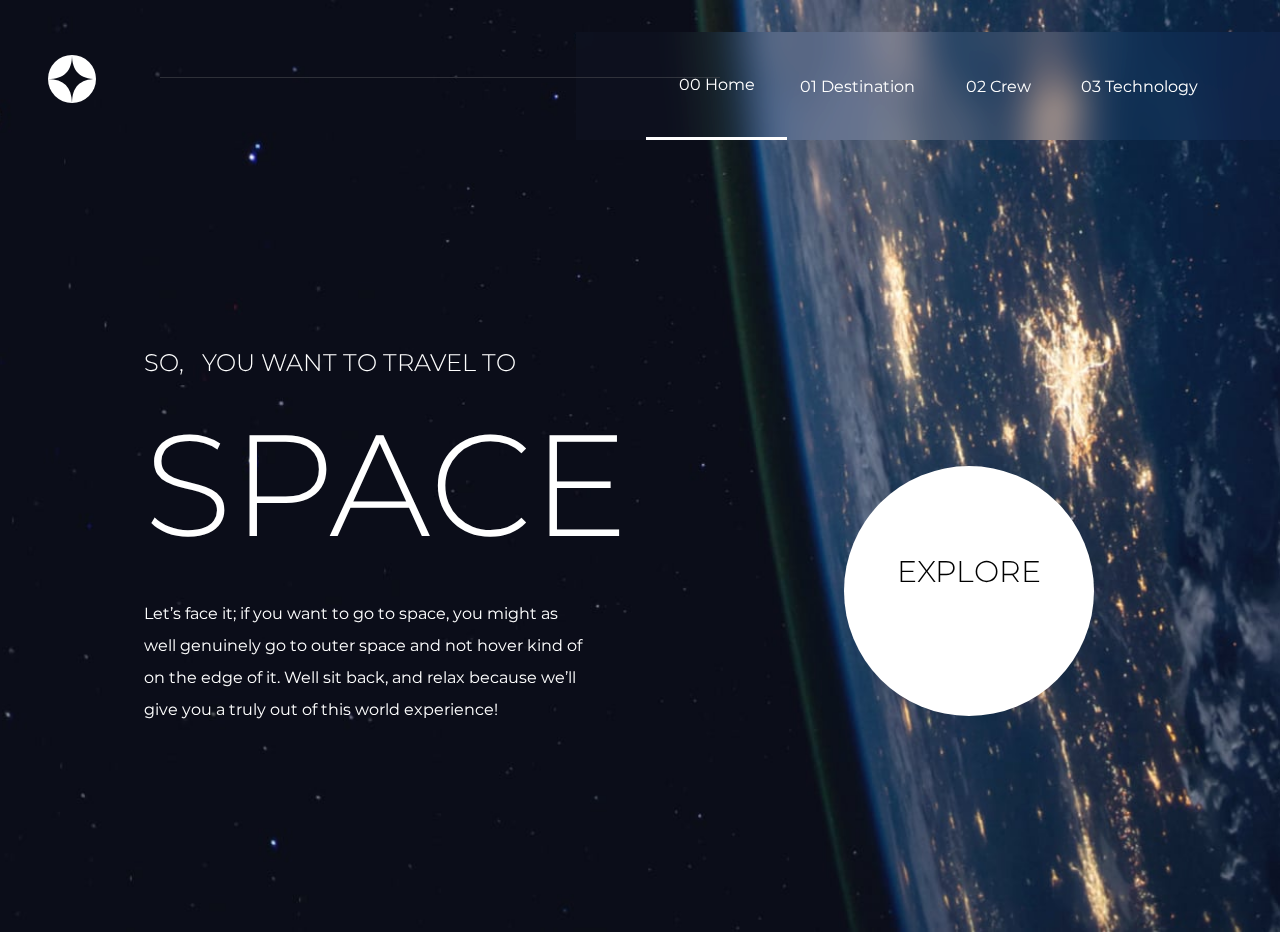
<file: html/index.html>
<!DOCTYPE html>
<html lang="en">
  <head>
    <meta charset="UTF-8" />
    <meta name="viewport" content="width=device-width, initial-scale=1.0" />

    <link
      rel="icon"
      type="image/png"
      sizes="32x32"
      href="./assets/favicon-32x32.png"
    />

    <title>Frontend Mentor | Space tourism website</title>
    <link rel="stylesheet" href="../css/styles.css" />
    <link rel="preconnect" href="https://fonts.googleapis.com" />
    <link rel="preconnect" href="https://fonts.gstatic.com" crossorigin />
    <link
      href="https://fonts.googleapis.com/css2?family=Montserrat:wght@300;400&display=swap"
      rel="stylesheet"
    />
  </head>
  <body>
    <header>
      <img src="../logo.svg" />
      <div class="ligne"></div>
      <div class="mynav">
        <ul class="navbar">
          <li class="active"><a href="http://">00 Home</a></li>
          <li><a href="destination.html"> 01 Destination </a></li>
          <li><a href="crew.html"> 02 Crew </a></li>
          <li><a href="technologie.html"> 03 Technology </a></li>
        </ul>
      </div>
    </header>
    <main>
      <section class="mysection">
        <div class="descrip">
          <p>So, &nbsp; you want to travel to</p>
          <span>space</span>
          <p>
            Let’s face it; if you want to go to space, you might as well
            genuinely go to outer space and not hover kind of on the edge of it.
            Well sit back, and relax because we’ll give you a truly out of this
            world experience!
          </p>
        </div>
        <div class="explore">
          <p>explore</p>
        </div>
      </section>
    </main>
  </body>
</html>
</file>
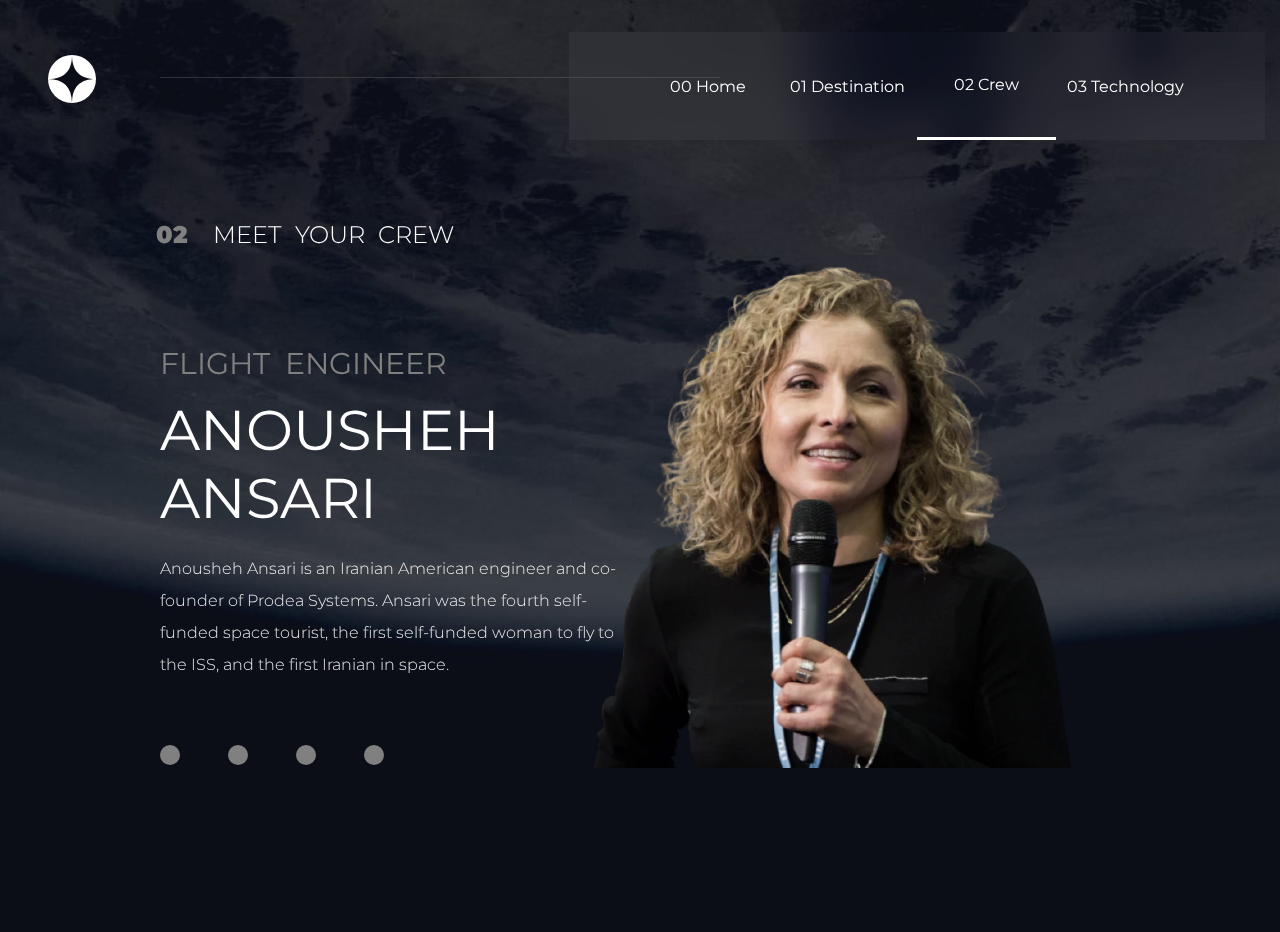
<file: html/crew.html>
<!DOCTYPE html>
<html lang="en">
  <head>
    <meta charset="UTF-8" />
    <meta http-equiv="X-UA-Compatible" content="IE=edge" />
    <meta name="viewport" content="width=device-width, initial-scale=1.0" />
    <link rel="stylesheet" href="../css/crew.css" />

    <link rel="preconnect" href="https://fonts.googleapis.com" />
    <link rel="preconnect" href="https://fonts.gstatic.com" crossorigin />
    <link
      href="https://fonts.googleapis.com/css2?family=Montserrat:wght@300;400&display=swap"
      rel="stylesheet"
    />
    <script defer src="../js/crew.js"></script>
    <title>crew</title>
  </head>
  <body>
    <header>
      <img src="../logo.svg" />
      <div class="ligne"></div>
      <div class="mynav">
        <ul class="navbar">
          <li><a target="_blank" href="index.html">00 Home</a></li>
          <li target="_blank">
            <a href="destination.html"> 01 Destination </a>
          </li>
          <li class="active"><a href="crew.html"> 02 Crew </a></li>
          <li><a href="technologie.html"> 03 Technology </a></li>
        </ul>
      </div>
    </header>
    <main>
      <section class="engeener">
        <h2><span>02</span>meet your crew</h2>
        <div class="cont anousha">
          <div class="infos">
            <h3>flight engineer</h3>
            <p>Anousheh Ansari</p>
            <p>
              Anousheh Ansari is an Iranian American engineer and co-founder of
              Prodea Systems. Ansari was the fourth self-funded space tourist,
              the first self-funded woman to fly to the ISS, and the first
              Iranian in space.
            </p>
          </div>
          <div class="image">
            <img src="../images/image-anousheh-ansari.webp" alt="" />
          </div>
        </div>

        <div class="cont vector not_activation">
          <div class="infos">
            <h3>Pilot</h3>
            <p>Victor Glover</p>
            <p>
              Pilot on the first operational flight of the SpaceX Crew Dragon to
              the International Space Station. Glover is a commander in the U.S.
              Navy where he pilots an F/A-18.He was a crew member of Expedition
              64, and served as a station systems flight engineer.
            </p>
          </div>
          <div class="image">
            <img src="../images/image-victor-glover.webp" alt="" />
          </div>
        </div>
        <div class="mark not_activation">
          <div class="infos">
            <h3>Mission Specialist</h3>
            <p>mark shuttleworth</p>
            <p>
              Mark Richard Shuttleworth is the founder and CEO of Canonical, the
              company behind the Linux-based Ubuntu operating system.
              Shuttleworth became the first South African to travel to space as
              a space tourist.
            </p>
          </div>
          <div class="mark_img">
            <img src="../images/image-mark-shuttleworth.webp" alt="" />
          </div>
        </div>
        <div class="douglas not_activation">
          <div class="infos">
            <h3>Commander</h3>
            <p>douglas-hurley</p>
            <p>
              Douglas Hurley Douglas Gerald Hurley is an American engineer,
              former Marine Corps pilot and former NASA astronaut. He launched
              into space for the third time as commander of Crew Dragon Demo-2.
            </p>
          </div>
          <div class="doug_img">
            <img src="../images/image-douglas-hurley.webp" alt="" />
          </div>
        </div>
      </section>
      <div class="father">
        <div class="div1"></div>
        <div class="div2"></div>
        <div class="div3"></div>
        <div class="div4"></div>
      </div>
    </main>
  </body>
</html>
<!--<div class="description">
  <h3>flight engineer</h3>
  <p class="big-tit">Anousheh Ansari</p>
  <p>
    Anousheh Ansari is an Iranian American engineer and co-founder of
    Prodea Systems. Ansari was the fourth self-funded space tourist, the
    first self-funded woman to fly to the ISS, and the first Iranian in
    space.
  </p>  <div class="imgs">
          <img src="../images/image-anousheh-ansari.webp" alt="" />
</div>-->
</file>
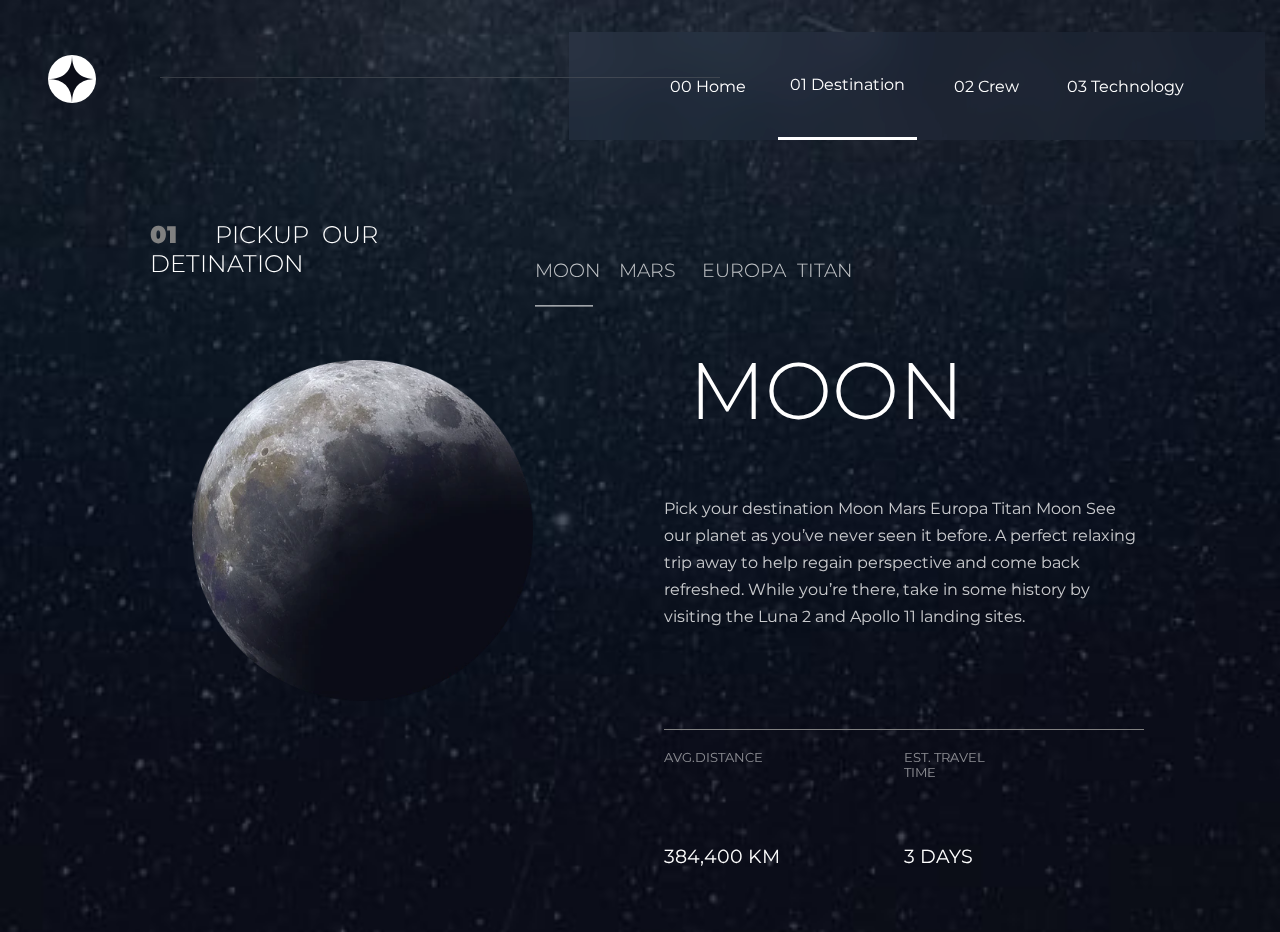
<file: html/destination.html>
<!DOCTYPE html>
<html lang="en">
  <head>
    <meta charset="UTF-8" />
    <meta http-equiv="X-UA-Compatible" content="IE=edge" />
    <meta name="viewport" content="width=device-width, initial-scale=1.0" />
    <link rel="stylesheet" href="../css/destiantio.css" />
    <link rel="preconnect" href="https://fonts.googleapis.com" />
    <link rel="preconnect" href="https://fonts.gstatic.com" crossorigin />
    <link
      href="https://fonts.googleapis.com/css2?family=Montserrat:wght@300;400&display=swap"
      rel="stylesheet"
    />
    <script defer src="../js/destination.js"></script>
    <title>destination</title>
  </head>
  <body>
    <header>
      <img src="../logo.svg" />
      <div class="ligne"></div>
      <div class="mynav">
        <ul class="navbar">
          <li><a target="_blank" href="index.html">00 Home</a></li>
          <li target="_blank" class="active">
            <a href="http://"> 01 Destination </a>
          </li>
          <li><a href="crew.html"> 02 Crew </a></li>
          <li><a href="technologie.html"> 03 Technology </a></li>
        </ul>
      </div>
    </header>

    <main>
      <div class="dev_1">
        <ul>
          <li class="btn_active"><button id="moon_btn">moon</button></li>
          <li><button id="mars_btn">mars</button></li>
          <li><button id="europa_btn">europa</button></li>
          <li><button id="titan_btn">titan</button></li>
        </ul>
      </div>
      <section class="information">
        <h2><span>01</span> pickup our detination</h2>
        <div class="container moon">
          <div class="div_1">
            <img src="../images/image-moon.webp" />
          </div>
          <div class="div_2">
            <div class="dev_2">
              <h2>moon</h2>
            </div>
            <div class="dev_3">
              <p>
                Pick your destination Moon Mars Europa Titan Moon See our planet
                as you’ve never seen it before. A perfect relaxing trip away to
                help regain perspective and come back refreshed. While you’re
                there, take in some history by visiting the Luna 2 and Apollo 11
                landing sites.
              </p>
            </div>
            <div class="dev_4">
              <div class="distance">
                <p><span>avg.distance</span>384,400 km</p>
                <p><span> Est. travel time </span> 3 days</p>
              </div>
            </div>
          </div>
        </div>
        <div class="container mars">
          <div class="div_1">
            <img src="../images/image-mars.webp" />
          </div>
          <div class="div_2">
            <div class="dev_2">
              <h2>mars</h2>
            </div>
            <div class="dev_3">
              <p>
                Don’t forget to pack your hiking boots. You’ll need them to
                tackle Olympus Mons, the tallest planetary mountain in our solar
                system. It’s two and a half times the size of Everest!
              </p>
            </div>
            <div class="dev_4">
              <div class="distance">
                <p><span>avg.distance</span> 225 mil. km</p>
                <p><span> Est. travel time </span>9months</p>
              </div>
            </div>
          </div>
        </div>
        <div class="container europa">
          <div class="div_1">
            <img src="../images/image-europa.webp" />
          </div>
          <div class="div_2">
            <div class="dev_2">
              <h2>europa</h2>
            </div>
            <div class="dev_3">
              <p>
                The smallest of the four Galilean moons orbiting Jupiter, Europa
                is a winter lover’s dream. With an icy surface, it’s perfect for
                a bit of ice skating, curling, hockey, or simple relaxation in
                your snug wintery cabin.
              </p>
            </div>
            <div class="dev_4">
              <div class="distance">
                <p><span>avg.distance</span>628 mil. km</p>
                <p><span> Est. travel time </span>3 years</p>
              </div>
            </div>
          </div>
        </div>
        <div class="container titan">
          <div class="div_1">
            <img src="../images/image-titan.webp" />
          </div>
          <div class="div_2">
            <div class="dev_2">
              <h2>titan</h2>
            </div>
            <div class="dev_3">
              <p>
                The only moon known to have a dense atmosphere other than Earth,
                Titan is a home away from home (just a few hundred degrees
                colder!). As a bonus, you get striking views of the Rings of
                Saturn.
              </p>
            </div>
            <div class="dev_4">
              <div class="distance">
                <p><span>avg.distance</span> 1.6 bil. km</p>
                <p><span> Est. travel time </span>7 years</p>
              </div>
            </div>
          </div>
        </div>
      </section>
    </main>
  </body>
</html>
</file>
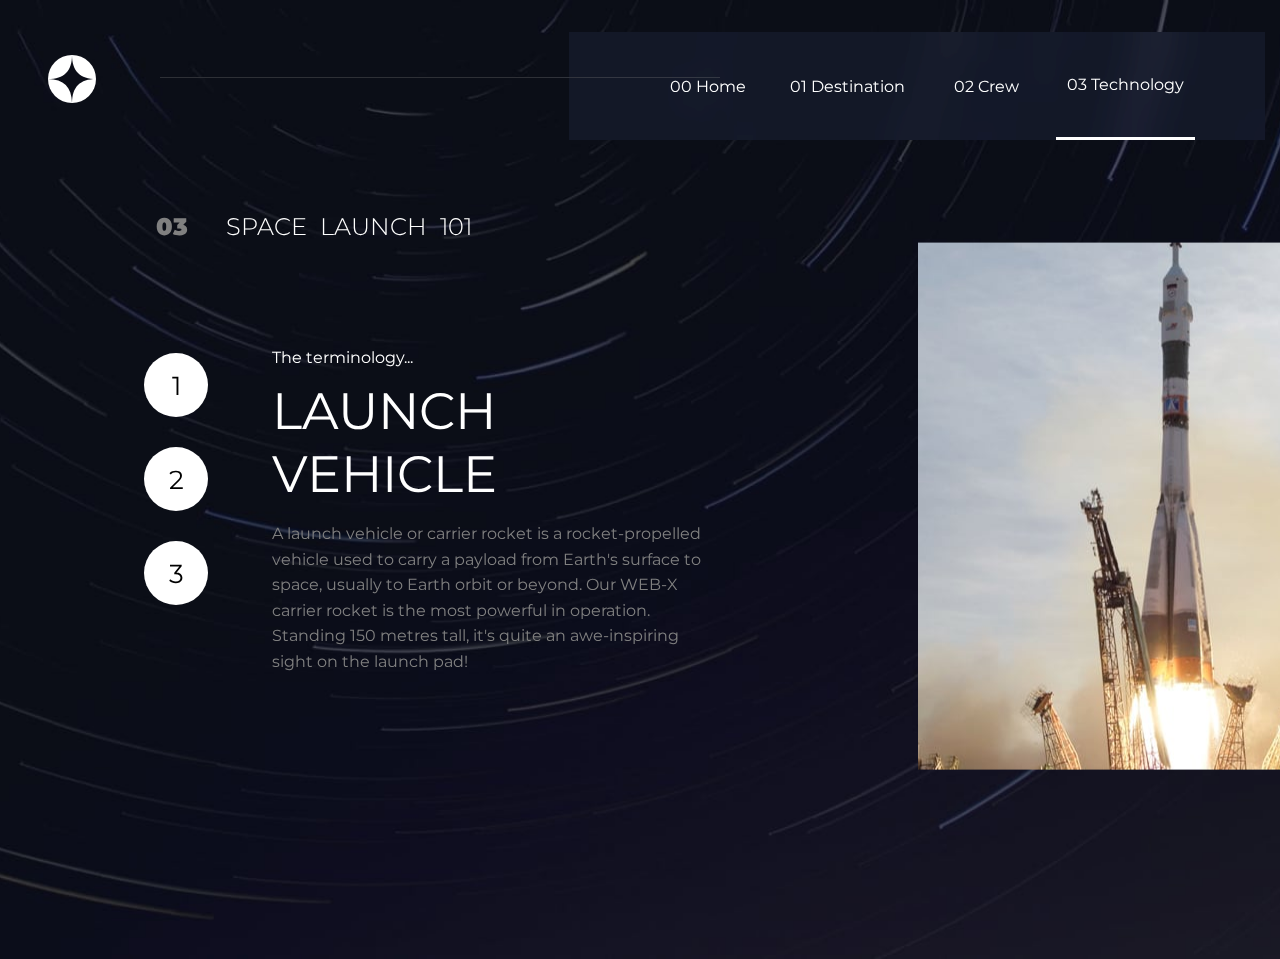
<file: html/technologie.html>
<!DOCTYPE html>
<html lang="en">

<head>
    <meta charset="UTF-8" />
    <meta http-equiv="X-UA-Compatible" content="IE=edge" />
    <meta name="viewport" content="width=device-width, initial-scale=1.0" />
    <title>technologie</title>
    <link rel="stylesheet" href="../css/technologie.css" />

    <link rel="preconnect" href="https://fonts.googleapis.com" />
    <link rel="preconnect" href="https://fonts.gstatic.com" crossorigin />
    <link href="https://fonts.googleapis.com/css2?family=Montserrat:wght@300;400&display=swap" rel="stylesheet" />
    <script defer src="../js/technologie.js"></script>
</head>

<body>
    <header>
        <img src="../logo.svg" />
        <div class="ligne"></div>
        <div class="mynav">
            <ul class="navbar">
                <li><a target="_blank" href="index.html">00 Home</a></li>
                <li target="_blank">
                    <a href="destination.html"> 01 Destination </a>
                </li>
                <li ><a href="crew.html"> 02 Crew </a></li>
                <li class="active"><a  href="technologie.html"> 03 Technology </a></li>
            </ul>
        </div>
    </header>
    <main>
        <section class="tech">
            <h2><span >03</span> space launch 101</h2>

            <div class="choice">
                <p id="btn1">1</p>
                <p id="btn2">2</p>
                <p id="btn3">3</p>
            </div>

            <div class="rocket ">
                <div class="infos">
                    <p>The terminology...</p>
                    <p class="bigtitle"> Launch vehicle</p>
                    <p class="top">A launch vehicle or carrier rocket is a rocket-propelled vehicle used to carry a
                        payload from
                        Earth's surface to space, usually to Earth orbit or beyond. Our WEB-X carrier rocket is the most
                        powerful in operation. Standing 150 metres tall, it's quite an awe-inspiring sight on the launch
                        pad! </p>
                </div>
                <div class="image">
                    <img src="../images/image-launch-vehicle-portrait.jpg" alt="">
                </div>

            </div>
            <div class="bomb not_act">
                <div class="infos">
                    <p>The terminology...</p>
                    <p class="bigtitle"> Spaceport A</p>
                    <p class="top">spaceport or cosmodrome is a site for launching (or receiving) spacecraft, by analogy
                        to the seaport for ships or airport for aircraft. Based in the famous Cape Canaveral, our
                        spaceport is ideally situated to take advantage of the Earth’s rotation for launch. </p>
                </div>
                <div class="image">
                    <img src="../images/image-spaceport-portrait.jpg" alt=""></div>
                    </div>
                    <div class="capsule not_act">
                        <div class="infos">
                            <p>The terminology...</p>
                            <p class="bigtitle"> Space capsule</p>
                            <p class="top"> A space capsule is an often-crewed spacecraft that uses a blunt-body reentry
                                capsule to reenter the Earth's atmosphere without wings. Our capsule is where you'll
                                spend your time during the flight. It includes a space gym, cinema, and plenty of other
                                activities to keep you entertained. </p>
                        </div>
                        <div class="image">
                            <img src="../images/image-space-capsule-portrait.jpg" alt="">
        </section>
    </main>
</body>

</html>
</file>
<file: css/styles.css>
@import url('https://fonts.googleapis.com/css2?family=Open+Sans:wght@300&display=swap');

* {
  margin: 0;
  padding: 0;
  box-sizing: border-box;
  color: white;
  font-family: 'Montserrat', sans-serif;
}
body {
  height: 100vh;
  width: 100h;
  background-image: url('../images/background-home-desktop.jpg');
  background-size: cover;
  background-position: center center;
  background-repeat: no-repeat;
}
header {
  width: inherit;
  height: 12vh;

  position: relative;
  margin-top: 2rem;
}

header img {
  display: inline-block;
  margin-top: 1.45rem;
  margin-left: 3rem;
}
header .ligne {
  position: absolute;
  width: 35rem;
  height: 1px;
  backdrop-filter: blur(20px);
  left: 10rem;
  top: 2.8rem;
  z-index: 2;
  background-color: rgba(128, 128, 128, 0.307);
  /*filter: brightness(250%);
  -webkit-filter: brightness(250%);*/
}
.mynav {
  width: 55%;
  height: inherit;
  float: right;
  backdrop-filter: blur(20px);
  filter: brightness(120%);
  -webkit-filter: brightness(120%);
}
.mynav .navbar {
  width: 80%;
  height: 100%;
  display: flex;
  justify-content: space-between;
  flex-direction: row;
  align-items: center;
  margin-inline: auto;
}
.navbar li {
  list-style: none;
  display: flex;
  align-items: center;
  width: 25%;
  height: 100%;
  justify-content: center;
  transition: all 1s;
  -webkit-transition: all 1s;
  -moz-transition: all 1s;
  -ms-transition: all 1s;
  -o-transition: all 1s;
}
.navbar li a {
  text-decoration: none;
}
.navbar li:hover {
  background-color: rgba(128, 128, 128, 0.319);
}
.mysection {
  width: 98vw;
  margin-top: 13rem;
  position: relative;
}
.mysection .descrip {
  width: 30%;
  margin-left: 9rem;
}
.descrip p:first-child {
  font-size: 1.5rem;
  text-transform: uppercase;
  font-weight: 300;
  margin-bottom: 20px;
}
.descrip span {
  font-size: 9rem;
  font-weight: 300;
  text-transform: uppercase;
}
.explore {
  width: 250px;
  height: 250px;
  display: flex;
  justify-content: center;
  align-items: center;
  font-size: 1.9rem;
  background-color: white;
  border-radius: 50%;
  -webkit-border-radius: 50%;
  -moz-border-radius: 50%;
  -ms-border-radius: 50%;
  -o-border-radius: 50%;
  position: absolute;
  right: 10rem;
  bottom: 10px;
}
.explore p {
  color: black;
  width: 250px;
  height: 30%;
  text-align: center;
  text-transform: uppercase;
  font-weight: 300;
}
.descrip p:last-child {
  line-height: 2rem;
  margin-top: 1.6rem;
  font-size: 1rem;
  width: 440px;
}
.active {
  border-bottom: 3px solid white;
}

.navbar li:hover:not(.active) {
  border-bottom: 2px solid yellow;
}
.explore::after {
  content: "let'sgo";
  position: absolute;
  width: 10rem;
  height: 7rem;
  color: black;
  top: 50px;
  transform: translatey(-190%);
  -webkit-transform: translatey(-190%);
  -moz-transform: translatey(-190%);
  -ms-transform: translatey(-190%);
  -o-transform: translatey(-190%);
  opacity: 0;
  background-color: white;
  display: flex;
  justify-content: center;
  align-items: center;
  border-radius: 60%;
  -webkit-border-radius: 60%;
  -moz-border-radius: 60%;
  -ms-border-radius: 60%;
  -o-border-radius: 60%;
  transition: all 1s;
  -webkit-transition: all 1s;
  -moz-transition: all 1s;
  -ms-transition: all 1s;
  -o-transition: all 1s;
}
.explore::before {
  content: '';
  position: absolute;
  width: 30px;
  height: 15px;
  background-color: white;
  top: 50px;
  z-index: 2;
  transform: translateY(-743%) translateX(-10%) rotate(215deg);
  -webkit-transform: translateY(-743%) translateX(-10%) rotate(215deg);
  -moz-transform: translateY(-743%) translateX(-10%) rotate(215deg);
  -ms-transform: translateY(-743%) translateX(-10%) rotate(215deg);
  opacity: 0;
  -o-transform: translateY(-743%) translateX(-10%) rotate(215deg);
  transition: all 1s;
  -webkit-transition: all 1s;
  -moz-transition: all 1s;
  -ms-transition: all 1s;
  -o-transition: all 1s;
}
.explore:hover::after,
.explore:hover::before {
  opacity: 1;
  top: 0;
}
</file>
<file: css/crew.css>
body {
  height: 100vh;
  width: 98.8vw;
  background-image: url('../images/background-crew-desktop.jpg');
  background-size: cover;
  background-position: center center;
  background-repeat: no-repeat;
}

* {
  margin: 0;
  padding: 0;
  box-sizing: border-box;
  color: white;
  font-family: 'Montserrat', sans-serif;
}

header {
  width: inherit;
  height: 12vh;

  position: relative;
  margin-top: 2rem;
}

header img {
  display: inline-block;
  margin-top: 1.45rem;
  margin-left: 3rem;
}
header .ligne {
  position: absolute;
  width: 35rem;
  height: 1px;
  backdrop-filter: blur(20px);
  left: 10rem;
  top: 2.8rem;
  z-index: 2;
  background-color: rgba(128, 128, 128, 0.307);
  /*filter: brightness(250%);
      -webkit-filter: brightness(250%);*/
}
.mynav {
  width: 55%;
  height: inherit;
  float: right;
  backdrop-filter: blur(20px);
  filter: brightness(120%);
  -webkit-filter: brightness(120%);
}
.mynav .navbar {
  width: 80%;
  height: 100%;
  display: flex;
  justify-content: space-between;
  flex-direction: row;
  align-items: center;
  margin-inline: auto;
}
.navbar li {
  list-style: none;
  display: flex;
  align-items: center;
  width: 25%;
  height: 100%;
  justify-content: center;
  transition: all 1s;
  -webkit-transition: all 1s;
  -moz-transition: all 1s;
  -ms-transition: all 1s;
  -o-transition: all 1s;
}
.navbar li a {
  text-decoration: none;
}
.navbar li:hover {
  background-color: rgba(128, 128, 128, 0.319);
}
.active {
  border-bottom: 3px solid white;
}
.navbar li:hover:not(.active) {
  border-bottom: 2px solid yellow;
}
.engeener h2 {
  margin-top: 5rem;
  margin-left: 9.73rem;
  font-weight: 300;
  text-transform: uppercase;
  word-spacing: 7px;
}
.engeener h2 span {
  margin-right: 25px;
  color: gray;
  font-weight: 900;
}
.cont {
  margin-top: 6rem;
  width: 80vw;
  margin-left: 10rem;
  position: relative;
  display: flex;
  flex-direction: row;
}
.cont .infos {
  width: 40vw;
}
.infos h3 {
  color: gray;
  font-size: 1.9rem;
  text-transform: uppercase;
  word-spacing: 7px;
  font-weight: 400;
}
.infos p:nth-child(2) {
  font-size: 3.5rem;
  text-transform: uppercase;
  margin-top: 0.9rem;
}
.infos p:nth-child(3) {
  margin-top: 1.3rem;
  line-height: 2rem;
  font-size: 1rem;
  width: 30rem;
  font-weight: 300;
  color: rgba(255, 255, 255, 0.905);
}
.cont .image {
  position: absolute;
  margin-left: 1rem;
  right: 0;
  top: -5rem;
  right: 7rem;
}
.cont .image img {
  width: 30rem;
}

.vector {
  display: flex;
}
.anousha {
  display: flex;
}
.douglas {
  margin-top: 6rem;
  width: 80vw;
  margin-left: 10rem;
  position: relative;
  display: flex;
  flex-direction: row;
}
.douglas .doug_img {
  position: absolute;
  right: 3.5rem;
  top: -7.3rem;
}
.douglas .doug_img img {
  width: 25rem;
}

.mark {
  margin-top: 6rem;
  width: 80vw;
  margin-left: 10rem;
  position: relative;
  display: flex;
  flex-direction: row;
}
.mark .mark_img {
  position: absolute;
  right: 7rem;
  transform: translateY(-10%);
  -webkit-transform: translateY(-10%);
  -moz-transform: translateY(-10%);
  -ms-transform: translateY(-10%);
  -o-transform: translateY(-10%);
}
.mark_img img {
  width: 23rem;
}
.not_activation {
  display: none;
}
.father {
  margin-top: 4rem;
  margin-left: 10rem;
  width: 14rem;
  height: 20px;
  display: flex;
  justify-content: space-between;
  flex-direction: row;
}

.father > div {
  width: 20px;
  height: 20px;
  background-color: gray;
  border-radius: 50%;
  -webkit-border-radius: 50%;
  -moz-border-radius: 50%;
  -ms-border-radius: 50%;
  -o-border-radius: 50%;
}
.father > div:hover {
  background-color: antiquewhite;
  cursor: pointer;
}
.father > div:active {
  background-color: rgba(250, 235, 215, 0.475);
}
.not_activation {
  display: none;
}
.activ {
  display: flex;
}
.act {
  background-color: white;
}
</file>
<file: css/destiantio.css>
body {
  height: 100vh;
  width: 98.8vw;
  background-image: url('../images/background-destination-desktop.jpg');
  background-size: 300%;
  background-position: center center;
  background-repeat: no-repeat;
  animation-name: dest;
  animation-timing-function: ease-in-oout;
  animation-iteration-count: infinite;
  animation-duration: 30s;
  animation-direction: alternate;
}
@keyframes dest {
  0% {
    background-size: 300%;
  }
  100% {
    background-size: 100%;
  }
}
* {
  margin: 0;
  padding: 0;
  box-sizing: border-box;
  color: white;
  font-family: 'Montserrat', sans-serif;
}

header {
  width: inherit;
  height: 12vh;

  position: relative;
  margin-top: 2rem;
}

header img {
  display: inline-block;
  margin-top: 1.45rem;
  margin-left: 3rem;
}
header .ligne {
  position: absolute;
  width: 35rem;
  height: 1px;
  backdrop-filter: blur(20px);
  left: 10rem;
  top: 2.8rem;
  z-index: 2;
  background-color: rgba(128, 128, 128, 0.307);
  /*filter: brightness(250%);
    -webkit-filter: brightness(250%);*/
}
.mynav {
  width: 55%;
  height: inherit;
  float: right;
  backdrop-filter: blur(20px);
  filter: brightness(120%);
  -webkit-filter: brightness(120%);
}
.mynav .navbar {
  width: 80%;
  height: 100%;
  display: flex;
  justify-content: space-between;
  flex-direction: row;
  align-items: center;
  margin-inline: auto;
}
.navbar li {
  list-style: none;
  display: flex;
  align-items: center;
  width: 25%;
  height: 100%;
  justify-content: center;
  transition: all 1s;
  -webkit-transition: all 1s;
  -moz-transition: all 1s;
  -ms-transition: all 1s;
  -o-transition: all 1s;
}
.navbar li a {
  text-decoration: none;
}
.navbar li:hover {
  background-color: rgba(128, 128, 128, 0.319);
}
.active {
  border-bottom: 3px solid white;
}
.navbar li:hover:not(.active) {
  border-bottom: 2px solid yellow;
}
.container {
  margin-top: 2rem;
  width: inherit;
  height: 62vh;
  display: flex;
  justify-content: space-around;
}
.information h2 {
  margin-top: 5rem;
  margin-left: 9.4rem;
  font-weight: 300;
  text-transform: uppercase;
  word-spacing: 7px;
}
.information h2 span {
  margin-right: 25px;
  color: gray;
  font-weight: 900;
}
.container > div {
  width: 45%;
  height: 100%;
}
.div_1 img {
  width: 60%;
  margin-top: 50px;
  margin-inline-start: 10rem;
}
.div_2 {
  display: flex;
  flex-direction: column;
  justify-content: space-between;
}
.div_2 > div {
  height: 25%;
  width: 100%;
}
/*.div_2 .dev_1 ul {
  display: flex;
  flex-direction: row;
  list-style-type: none;
  width: 40%;
  justify-content: space-between;
  align-items: center;
}
.dev_1 ul button {
  border: none;
  text-transform: uppercase;
  font-weight: 100;
  height: 70px;
  width: 100%;
  background-color: transparent;
  color: rgba(255, 255, 255, 0.726);
}*/
/*.dev_1 ul li {
  display: flex;
  align-items: center;
}*/
/*
.btn_active {
  border-bottom: 2px solid white;
}
*/
.dev_1 {
  float: right;
  margin-right: 25.6rem;
  transform: translateY(80%);
  -webkit-transform: translateY(80%);
  -moz-transform: translateY(80%);
  -ms-transform: translateY(80%);
  -o-transform: translateY(80%);
}
.dev_1 ul {
  width: 20rem;
  display: flex;
  justify-content: space-between;
  flex-direction: row;
}
.dev_1 ul li {
  list-style-type: none;
  height: 3rem;

  width: 3.6rem;
}
.dev_1 ul li:last-child {
  margin-left: 12px;
}
.dev_1 ul li button {
  font-size: 1.2rem;
  background-color: transparent;
  border: none;
  color: rgba(255, 255, 255, 0.747);
  font-weight: 300;
  text-transform: uppercase;
}
.dev_1 ul li button:hover {
  color: rgba(255, 255, 0, 0.749);
}
.btn_active {
  border-bottom: 1px solid white;
}
.dev_2 h2 {
  font-size: 5rem;
  transform: translatey(-50%) translateX(-30%);
  -webkit-transform: translatey(-50%) translateX(-30%);
  -moz-transform: translatey(-50%) translateX(-30%);
  -ms-transform: translatey(-50%) translateX(-30%);
  -o-transform: translatey(-50%) translateX(-30%);
}
.dev_3 p {
  width: 30rem;
  line-height: 27px;
  color: rgba(255, 255, 255, 0.779);
}
.dev_4 {
  margin-top: 3rem;
}
.dev_4 .distance {
  width: 30rem;
  border-top: 1px solid gray;
  display: flex;
  justify-content: space-between;
  align-items: flex-end;
  height: 100%;
  text-transform: uppercase;
  position: relative;
}
.dev_4 span {
  position: absolute;
  top: 20px;
  width: 7rem;
  font-size: 0.8rem;
  color: rgba(255, 255, 255, 0.529);
}
.dev_4 p {
  width: 30%;
  font-size: 1.2rem;
}
.dev_4 p:last-child {
  margin-right: 6rem;
}

.mars {
  display: none;
}
.titan {
  display: none;
}
.europa {
  display: none;
}

.notactivated {
  display: none;
}
.actived {
  display: flex;
}
</file>
<file: css/technologie.css>
body {
  height: 103vh;
  width: 98.8vw;
  background-image: url('../images/background-technology-desktop.jpg');
  background-size: cover;
  background-position: center center;
  background-repeat: no-repeat;
}

* {
  margin: 0;
  padding: 0;
  box-sizing: border-box;
  color: white;
  font-family: 'Montserrat', sans-serif;
}

header {
  width: inherit;
  height: 12vh;

  position: relative;
  margin-top: 2rem;
}

header img {
  display: inline-block;
  margin-top: 1.45rem;
  margin-left: 3rem;
}
header .ligne {
  position: absolute;
  width: 35rem;
  height: 1px;
  backdrop-filter: blur(20px);
  left: 10rem;
  top: 2.8rem;
  z-index: 2;
  background-color: rgba(128, 128, 128, 0.307);
  /*filter: brightness(250%);
        -webkit-filter: brightness(250%);*/
}
.mynav {
  width: 55%;
  height: inherit;
  float: right;
  backdrop-filter: blur(20px);
  filter: brightness(170%);
  -webkit-filter: brightness(170%);
}
.mynav .navbar {
  width: 80%;
  height: 100%;
  display: flex;
  justify-content: space-between;
  flex-direction: row;
  align-items: center;
  margin-inline: auto;
}
.navbar li {
  list-style: none;
  display: flex;
  align-items: center;
  width: 25%;
  height: 100%;
  justify-content: center;
  transition: all 1s;
  -webkit-transition: all 1s;
  -moz-transition: all 1s;
  -ms-transition: all 1s;
  -o-transition: all 1s;
}
.navbar li a {
  text-decoration: none;
}
.navbar li:hover {
  background-color: rgba(128, 128, 128, 0.319);
}
.active {
  border-bottom: 3px solid white;
}
.navbar li:hover:not(.active) {
  border-bottom: 2px solid yellow;
}
h2 {
  margin-top: 4.5rem;
  margin-left: 9.73rem;
  font-weight: 300;
  text-transform: uppercase;
  word-spacing: 7px;
}
.tech h2 span {
  margin-right: 25px;
  color: gray;
  font-weight: 900;
}

.choice {
  margin-top: 7rem;
  width: 8rem;
  height: 15rem;
  display: inline-block;
  margin-left: 9rem;
}
.choice p {
  width: 4rem;
  height: 4rem;
  background-color: white;
  color: black;
  display: flex;
  justify-content: center;
  align-items: center;
  font-size: 1.6rem;
  border-radius: 60%;
  -webkit-border-radius: 60%;
  -moz-border-radius: 60%;
  -ms-border-radius: 60%;
  -o-border-radius: 60%;
}
.choice p:nth-child(2),
.choice p:nth-child(3) {
  margin-top: 30px;
}
.rocket {
  display: grid;
  grid-template-columns: repeat(2, 33vw);
  grid-template-rows: repeat(2, 15rem);
  column-gap: 14rem;
  position: absolute;
  top: 8.5rem;
  left: 17rem;
}
.infos .bigtitle {
  text-transform: uppercase;
  margin-top: 12px;
  font-size: 3.2rem;
}
.infos .top {
  margin-top: 1rem;
  width: 27rem;
  line-height: 1.6rem;
  color: gray;
}
.image img {
  transform: translateY(-20%);
  -webkit-transform: translateY(-20%);
  -moz-transform: translateY(-20%);
  -ms-transform: translateY(-20%);
  -o-transform: translateY(-20%);
}
.tech {
  position: relative;
}

.bomb {
  display: grid;
  grid-template-columns: repeat(2, 30rem);
  grid-template-rows: repeat(2, 15rem);
  column-gap: 15.7rem;
  position: absolute;
  top: 8.5rem;
  left: 17rem;
}
.bomb .bigtitle {
  text-transform: uppercase;
  margin-top: 5px;
  font-size: 3.8rem;
  font-weight: 300;
}
.bomb .top {
  width: 25rem;
  line-height: 1.8rem;
  color: gray;
  margin-top: px;
}
.bomb .image img {
  width: 32rem;
}

.capsule {
  display: grid;
  grid-template-columns: repeat(2, 30rem);
  grid-template-rows: repeat(2, 15rem);
  column-gap: 15.7rem;
  position: absolute;
  top: 8.5rem;
  left: 17rem;
}
.capsule .bigtitle {
  text-transform: uppercase;
  margin-top: 5px;
  font-size: 3.5rem;
  font-weight: 300;
}

.choice > p:hover {
  background-color: rgba(255, 255, 255, 0.574);
  cursor: pointer;
}
.choice > p:active {
  background: rgba(255, 255, 0, 0.511);
}
.not_act {
  display: none;
}
</file>
